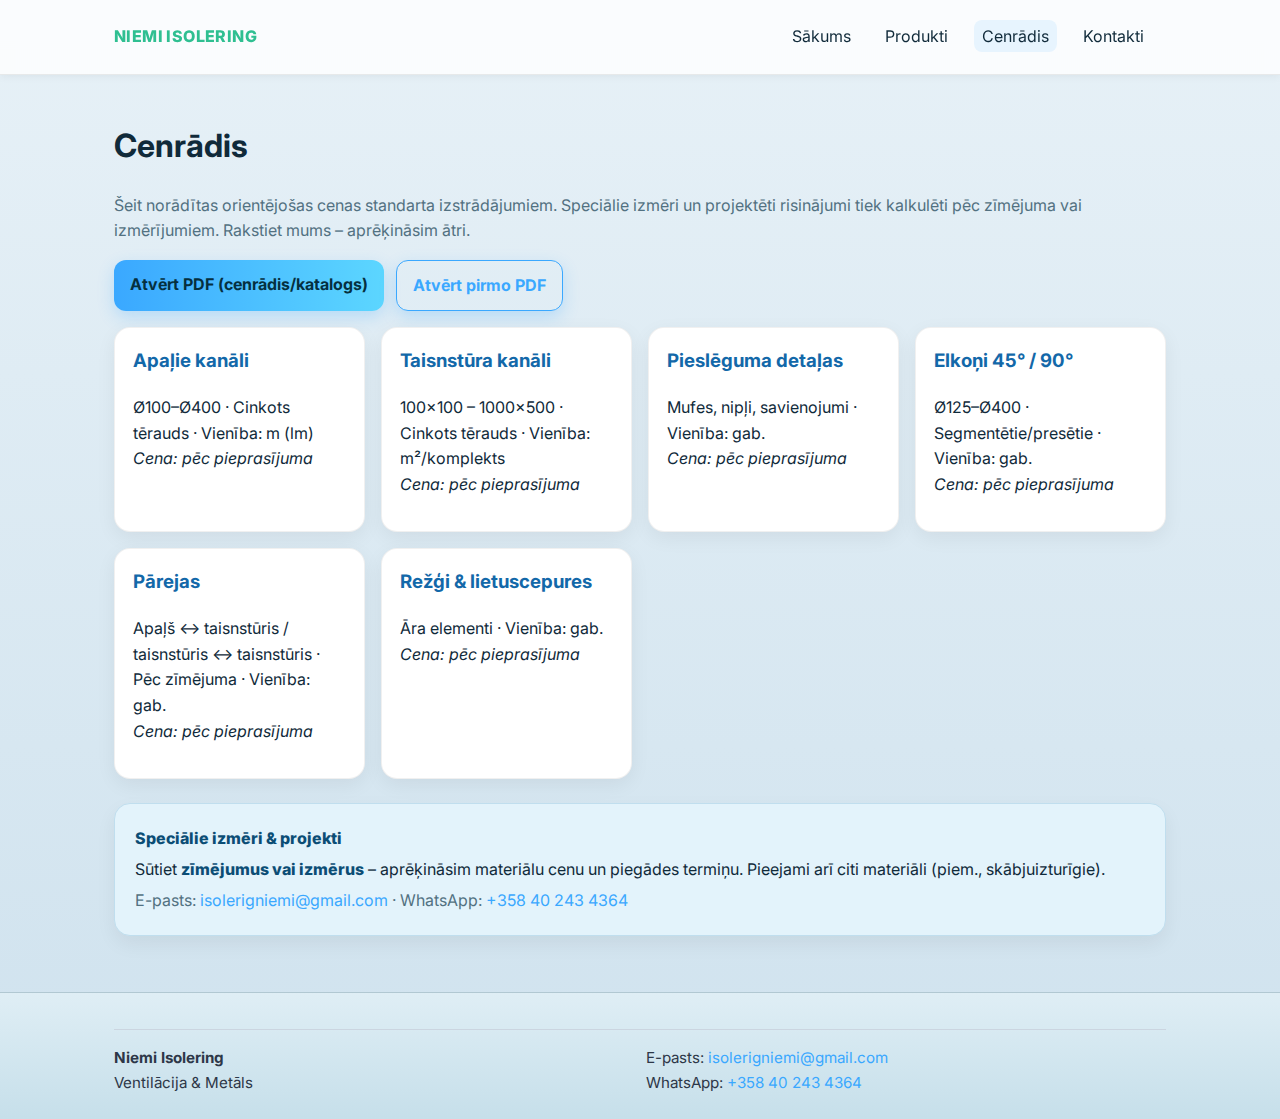
<file: cenradis.html>
<!DOCTYPE html>
<html lang="lv">
<head>
  <meta charset="utf-8" />
  <meta name="viewport" content="width=device-width, initial-scale=1" />
  <title>Niemi Isolering – Cenrādis</title>
  <meta name="description" content="Cenas standarta kanāliem un komponentiem. Speciālie izmēri pēc vienošanās – ātra kalkulācija un piegāde." />
  <link rel="icon" href="/assets/favicon.ico" />
  <link rel="stylesheet" href="/style.css" />
</head>
<body>
  <!-- Header -->
  <header class="site-header">
    <div class="container topbar">
      <div class="brand">NIEMI ISOLERING</div>
      <nav aria-label="Galvenā izvēlne">
        <a href="/index.html">Sākums</a>
        <a href="/produkti.html">Produkti</a>
        <a href="/cenradis.html" aria-current="page">Cenrādis</a>
        <a href="/kontakti.html">Kontakti</a>
      </nav>
    </div>
  </header>

  <main class="container">
    <h1>Cenrādis</h1>
    <p class="muted">
      Šeit norādītas orientējošas cenas standarta izstrādājumiem. Speciālie izmēri un projektēti risinājumi tiek kalkulēti pēc
      zīmējuma vai izmērījumiem. Rakstiet mums – aprēķināsim ātri.
    </p>

    <div class="cta-row" style="margin:.5rem 0 1rem">
      <a class="btn" href="/latviski/pdf-viewer.html">Atvērt PDF (cenrādis/katalogs)</a>
      <a class="btn btn-outline" href="/latviski/pdf-viewer.html?file=/lvpdf/1.lv.pdf">Atvērt pirmo PDF</a>
    </div>

    <!-- Hintaryhmät -->
    <section class="grid-3" style="margin-top:.75rem;">
      <article class="card">
        <h3>Apaļie kanāli</h3>
        <p>Ø100–Ø400 · Cinkots tērauds · Vienība: m (lm)<br/><em>Cena: pēc pieprasījuma</em></p>
      </article>
      <article class="card">
        <h3>Taisnstūra kanāli</h3>
        <p>100×100 – 1000×500 · Cinkots tērauds · Vienība: m²/komplekts<br/><em>Cena: pēc pieprasījuma</em></p>
      </article>
      <article class="card">
        <h3>Pieslēguma detaļas</h3>
        <p>Mufes, nipļi, savienojumi · Vienība: gab.<br/><em>Cena: pēc pieprasījuma</em></p>
      </article>
      <article class="card">
        <h3>Elkoņi 45° / 90°</h3>
        <p>Ø125–Ø400 · Segmentētie/presētie · Vienība: gab.<br/><em>Cena: pēc pieprasījuma</em></p>
      </article>
      <article class="card">
        <h3>Pārejas</h3>
        <p>Apaļš ↔ taisnstūris / taisnstūris ↔ taisnstūris · Pēc zīmējuma · Vienība: gab.<br/><em>Cena: pēc pieprasījuma</em></p>
      </article>
      <article class="card">
        <h3>Režģi & lietuscepures</h3>
        <p>Āra elementi · Vienība: gab.<br/><em>Cena: pēc pieprasījuma</em></p>
      </article>
    </section>

    <section class="cta-banner">
      <p><strong>Speciālie izmēri & projekti</strong></p>
      <p>Sūtiet <strong>zīmējumus vai izmērus</strong> – aprēķināsim materiālu cenu un piegādes termiņu. Pieejami arī citi materiāli (piem., skābjuizturīgie).</p>
      <p class="muted">
        E-pasts: <a href="mailto:isolerigniemi@gmail.com">isolerigniemi@gmail.com</a> ·
        WhatsApp: <a href="https://wa.me/358402434364" rel="noopener">+358 40 243 4364</a>
      </p>
    </section>
  </main>

  <!-- Footer -->
  <footer class="site-footer">
    <div class="container">
      <div class="divider"></div>
      <div class="footer-grid">
        <div class="small"><strong>Niemi Isolering</strong><br/>Ventilācija & Metāls</div>
        <div class="small">
          E-pasts: <a href="mailto:isolerigniemi@gmail.com">isolerigniemi@gmail.com</a><br/>
          WhatsApp: <a href="https://wa.me/358402434364" rel="noopener">+358 40 243 4364</a>
        </div>
      </div>
    </div>
  </footer>
</body>
</html>
</file>
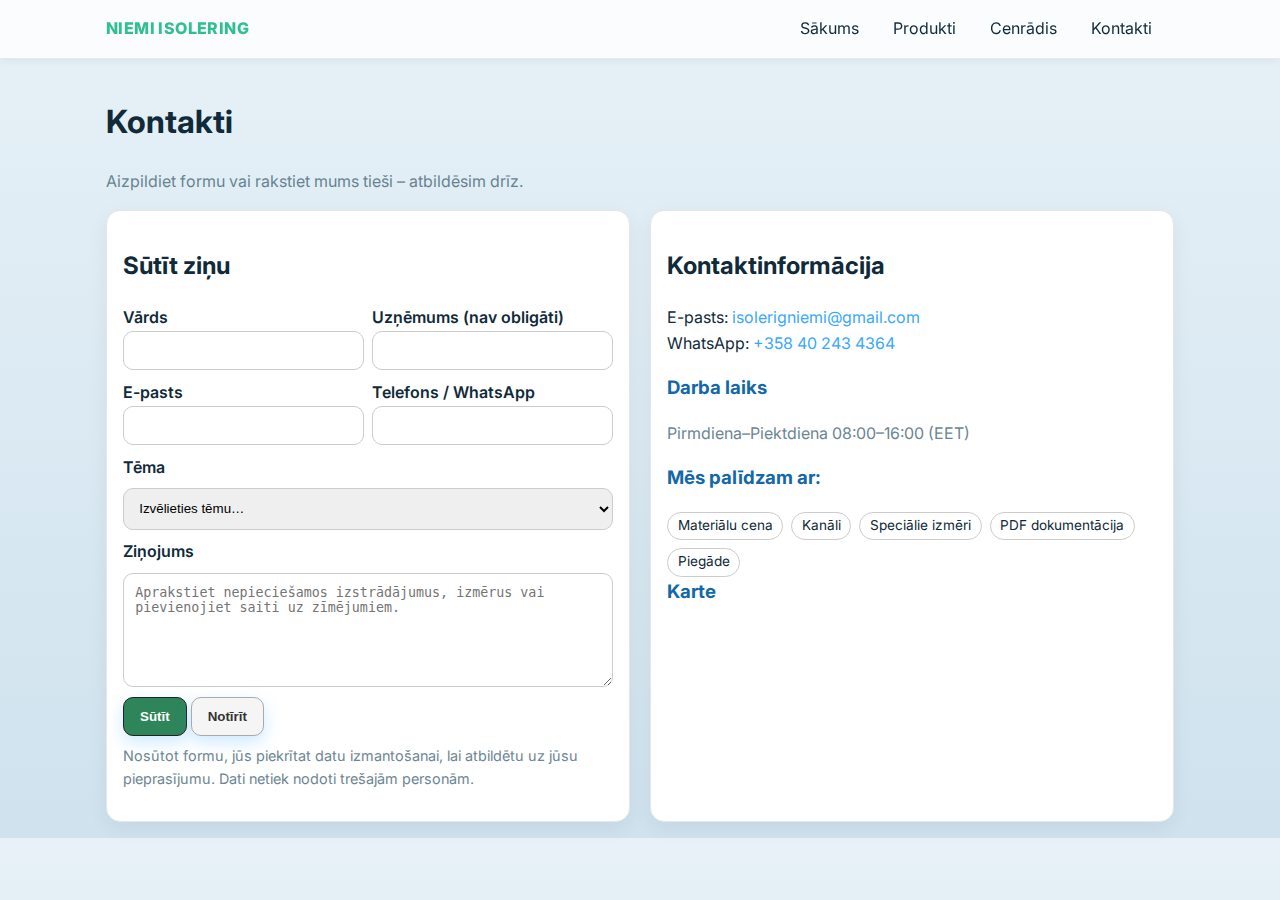
<file: kontakti.html>
<!DOCTYPE html>
<html lang="lv">
<head>
  <meta charset="utf-8" />
  <meta name="viewport" content="width=device-width, initial-scale=1" />
  <title>Niemi Isolering – Kontakti</title>
  <meta name="description" content="Sazinieties ar mums – ātra atbilde pa e-pastu vai WhatsApp. Pieprasiet piedāvājumu vai sūtiet zīmējumus." />
  <link rel="stylesheet" href="./style.css" />
  <style>
    .container{max-width:1100px;margin:0 auto;padding:1rem}
    .grid{display:grid;gap:1.25rem}
    @media(min-width:900px){.grid.cols-2{grid-template-columns:1fr 1fr}}
    .card{border:1px solid #e6e6e6;border-radius:14px;padding:1rem;background:#fff}
    .muted{opacity:.85}
    input,select,textarea{width:100%;padding:.7rem;border:1px solid #ccc;border-radius:10px}
    label{font-weight:600}
    .btn{display:inline-block;padding:.7rem 1rem;border-radius:10px;border:1px solid #222;text-decoration:none;cursor:pointer;background:#2f855a;color:#fff}
    .btn.secondary{background:#f5f5f5;color:#333;border:1px solid #aaa}
    .form-row{display:grid;gap:.5rem;margin:.6rem 0}
    .form-row.half{grid-template-columns:1fr}
    @media(min-width:640px){.form-row.half{grid-template-columns:1fr 1fr}}
    .help{font-size:.9rem}
    .map{aspect-ratio:16/9;background:#f7f7f7;border:1px dashed #ccc;border-radius:12px;display:flex;align-items:center;justify-content:center}
    .chips{display:flex;gap:.5rem;flex-wrap:wrap}
    .chip{border:1px solid #ccc;border-radius:999px;padding:.15rem .6rem;font-size:.85rem}
  </style>
</head>
<body>
  <header class="site-header">
    <div class="container topbar">
      <div class="brand">NIEMI ISOLERING</div>
     <nav aria-label="Galvenā izvēlne">
  <a href="/index.html">Sākums</a>
  <a href="/produkti.html">Produkti</a>
  <a href="/cenradis.html">Cenrādis</a>
  <a href="/kontakti.html">Kontakti</a>
</nav>

    </div>
  </header>

  <main>
    <div class="container">
      <h1>Kontakti</h1>
      <p class="muted">Aizpildiet formu vai rakstiet mums tieši – atbildēsim drīz.</p>

      <div class="grid cols-2">
        <!-- Kontaktforma -->
        <section class="card">
          <h2>Sūtīt ziņu</h2>
          <form action="https://formspree.io/f/mvgwyebg" method="POST">
            <div class="form-row half">
              <div>
                <label for="name">Vārds</label>
                <input id="name" name="name" type="text" required>
              </div>
              <div>
                <label for="company">Uzņēmums (nav obligāti)</label>
                <input id="company" name="company" type="text">
              </div>
            </div>

            <div class="form-row half">
              <div>
                <label for="email">E-pasts</label>
                <input id="email" name="email" type="email" required>
              </div>
              <div>
                <label for="phone">Telefons / WhatsApp</label>
                <input id="phone" name="phone" type="tel">
              </div>
            </div>

            <div class="form-row">
              <label for="topic">Tēma</label>
              <select id="topic" name="topic" required>
                <option value="">Izvēlieties tēmu…</option>
                <option>Piedāvājums / cena</option>
                <option>Speciālie izmēri pēc zīmējuma</option>
                <option>Standarta produkti</option>
                <option>Piegāde un dokumentācija</option>
                <option>Cits jautājums</option>
              </select>
            </div>

            <div class="form-row">
              <label for="message">Ziņojums</label>
              <textarea id="message" name="message" rows="6" placeholder="Aprakstiet nepieciešamos izstrādājumus, izmērus vai pievienojiet saiti uz zīmējumiem." required></textarea>
            </div>

            <button class="btn" type="submit">Sūtīt</button>
            <button class="btn secondary" type="reset">Notīrīt</button>
          </form>
          <p class="help muted" style="margin-top:.5rem">
            Nosūtot formu, jūs piekrītat datu izmantošanai, lai atbildētu uz jūsu pieprasījumu. Dati netiek nodoti trešajām personām.
          </p>
        </section>

        <!-- Kontakti -->
        <aside class="card">
          <h2>Kontaktinformācija</h2>
          <p>
            E-pasts: <a href="mailto:isolerigniemi@gmail.com">isolerigniemi@gmail.com</a><br/>
            WhatsApp: <a href="https://wa.me/358402434364" rel="noopener">+358 40 243 4364</a>
          </p>

          <h3>Darba laiks</h3>
          <p class="muted">Pirmdiena–Piektdiena 08:00–16:00 (EET)</p>

          <h3>Mēs palīdzam ar:</h3>
          <div class="chips">
            <span class="chip">Materiālu cena</span>
            <span class="chip">Kanāli</span>
            <span class="chip">Speciālie izmēri</span>
            <span class="chip">PDF dokumentācija</span>
            <span class="chip">Piegāde</span>
          </div>

          <h3>Karte</h3>
</file>
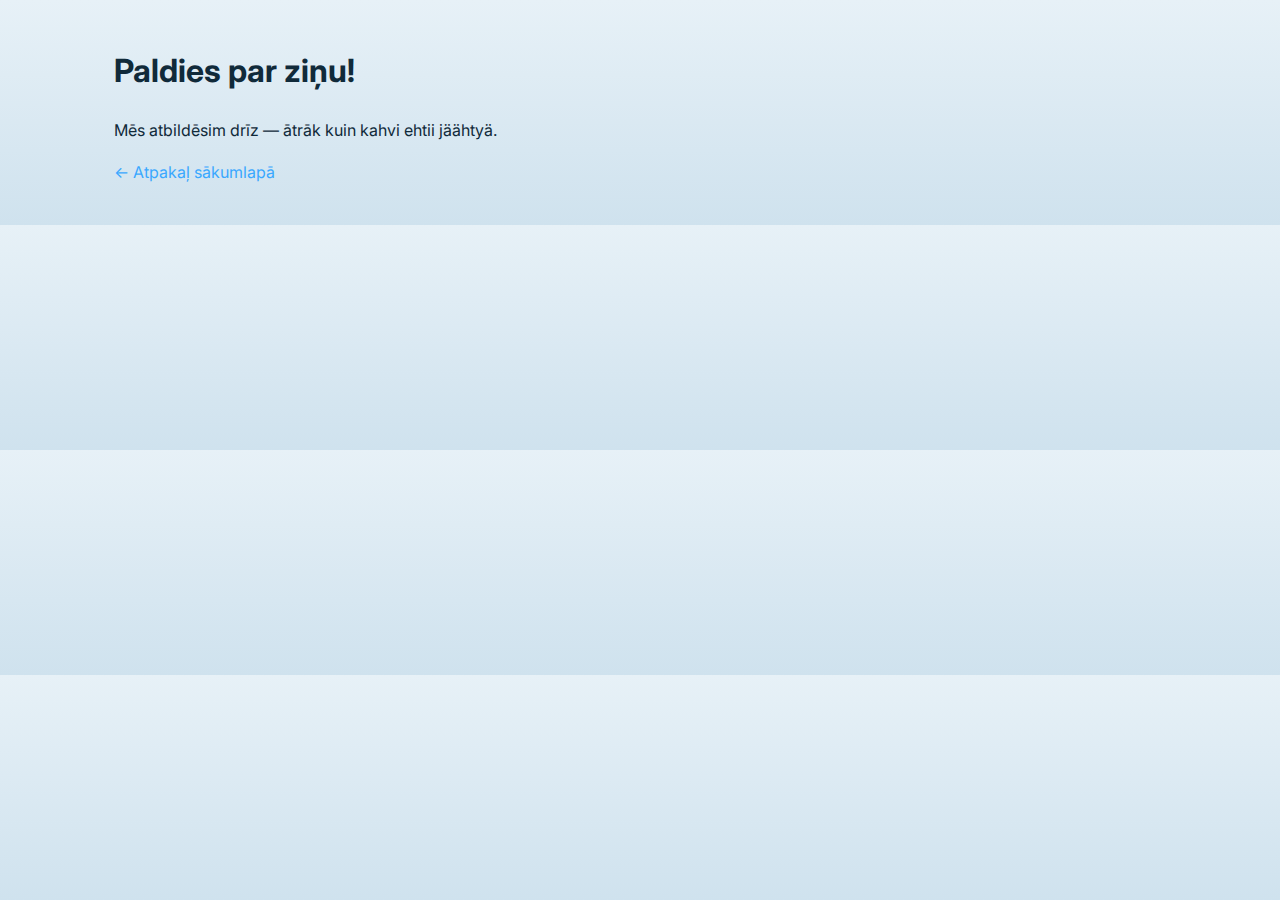
<file: paldies.html>
<!DOCTYPE html>
<html lang="lv">
<head>
  <meta charset="UTF-8">
  <meta name="viewport" content="width=device-width, initial-scale=1">
  <title>Paldies!</title>
  <link rel="stylesheet" href="style.css">
</head>
<body>
  <main class="container">
    <h1>Paldies par ziņu!</h1>
    <p>Mēs atbildēsim drīz — ātrāk kuin kahvi ehtii jäähtyä.</p>
    <p><a href="index.html">← Atpakaļ sākumlapā</a></p>
  </main>
</body>
</html>
</file>
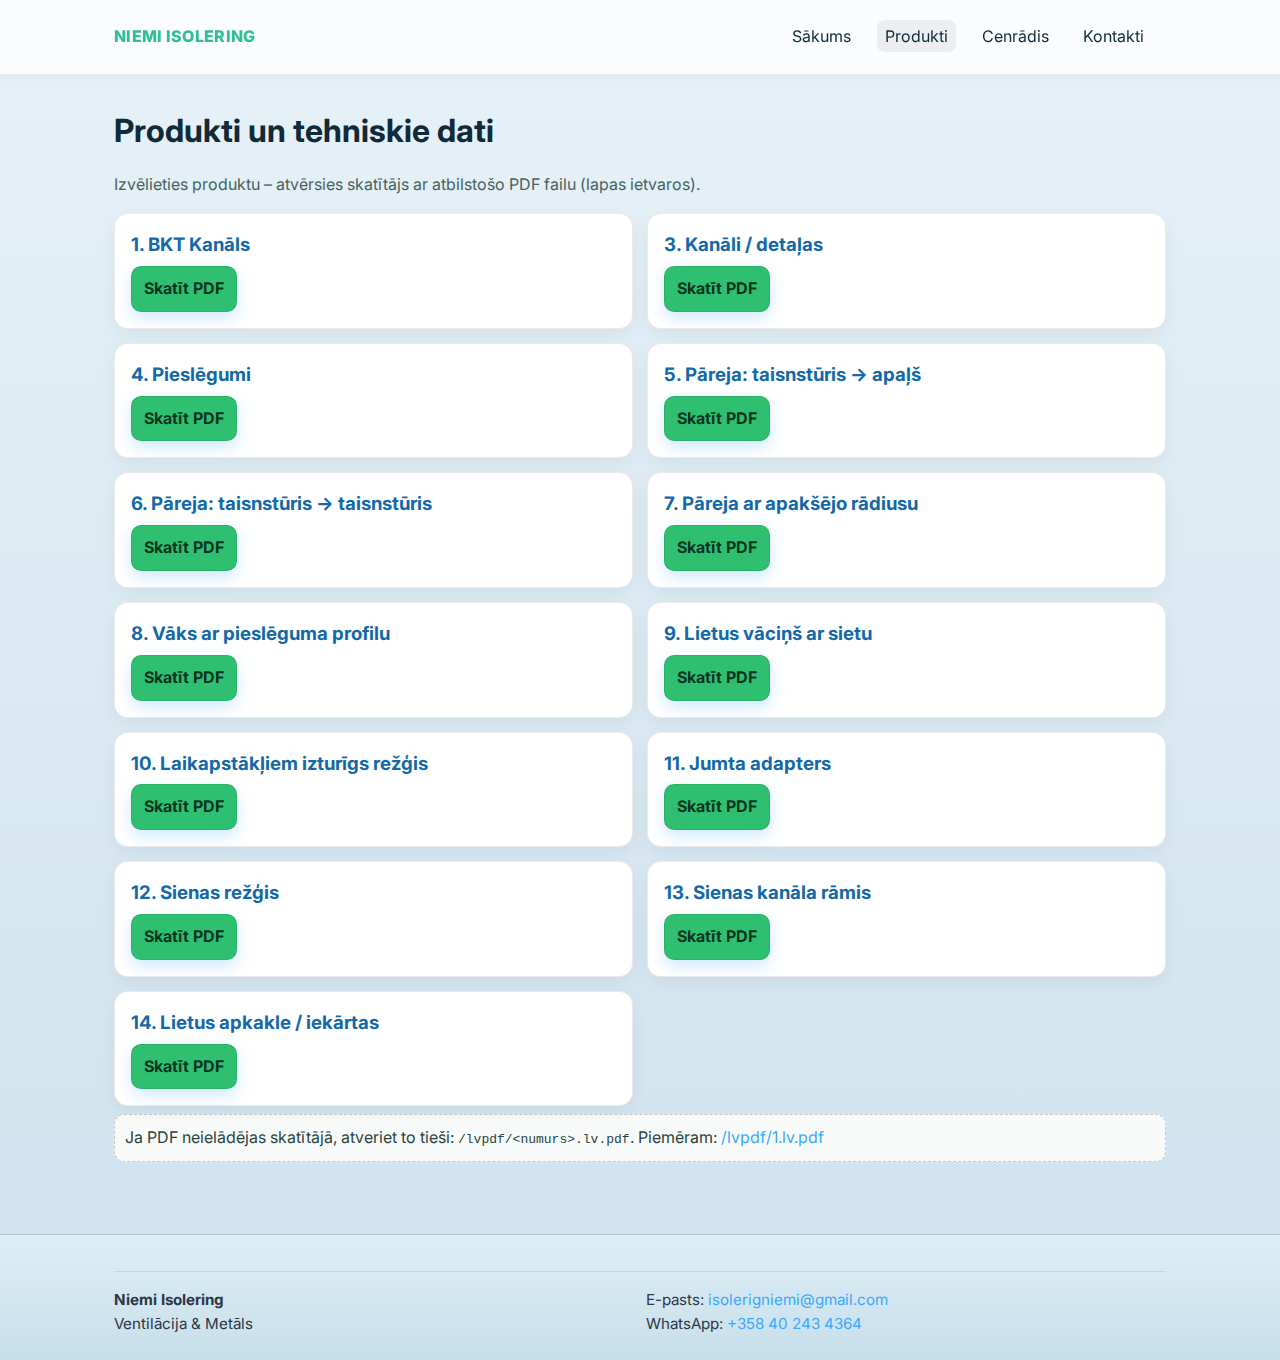
<file: produkti.html>
<!DOCTYPE html>
<html lang="lv">
<head>
  <meta charset="utf-8" />
  <meta name="viewport" content="width=device-width, initial-scale=1" />
  <title>Niemi Isolering – Produkti</title>
  <meta name="description" content="Ventilācijas sistēmas un metāla izstrādājumi Latvijai. Skatiet tehniskos PDF failus ar izmēriem un materiāliem." />
  <link rel="icon" href="/assets/favicon.ico" />
  <link rel="stylesheet" href="/style.css" />
  <style>
    .container{max-width:1100px;margin:0 auto;padding:clamp(16px,2vw,24px)}
    header,footer{border-bottom:1px solid rgba(0,0,0,.08)}
    footer{border-bottom:none;border-top:1px solid rgba(0,0,0,.08);margin-top:24px}
    .brand{font-weight:800;letter-spacing:.3px}
    nav a{margin-right:14px;padding:6px 8px;border-radius:8px}
    nav a[aria-current="page"]{background:rgba(0,0,0,.06);text-decoration:none}
    h1{margin:6px 0 8px}
    .muted{color:#466262}
    .grid{display:grid;gap:14px}
    @media(min-width:720px){.grid.cols-2{grid-template-columns:1fr 1fr}}
    .card{border:1px solid rgba(0,0,0,.08);border-radius:14px;background:#fff;padding:16px;box-shadow:0 6px 18px rgba(0,0,0,.05)}
    .card h3{margin:0 0 6px}
    .btn{display:inline-block;background:#2fbf71;color:#06351f;font-weight:700;padding:9px 12px;border-radius:10px;border:1px solid rgba(0,0,0,.08)}
    .btn:hover{filter:brightness(1.05);text-decoration:none}
    .note{margin-top:8px;padding:10px;border-radius:10px;border:1px dashed rgba(0,0,0,.2);background:#f7faf9;color:#29443f}
  </style>
</head>
<body>
  <!-- Header -->
  <header class="site-header">
    <div class="container topbar">
      <div class="brand">NIEMI ISOLERING</div>
      <nav aria-label="Galvenā izvēlne">
        <a href="/index.html">Sākums</a>
        <a href="/produkti.html" aria-current="page">Produkti</a>
        <a href="/cenradis.html">Cenrādis</a>
        <a href="/kontakti.html">Kontakti</a>
      </nav>
    </div>
  </header>

  <main>
    <div class="container">
      <h1>Produkti un tehniskie dati</h1>
      <p class="muted">Izvēlieties produktu – atvērsies skatītājs ar atbilstošo PDF failu (lapas ietvaros).</p>

      <div class="grid cols-2">

        <article class="card">
          <h3>1. BKT Kanāls</h3>
          <a class="btn" href="/latviski/pdf-viewer.html?file=/lvpdf/1.lv.pdf">Skatīt PDF</a>
        </article>

        <!-- 2.lv.pdf PUUTTUU → ei korttia -->

        <article class="card">
          <h3>3. Kanāli / detaļas</h3>
          <a class="btn" href="/latviski/pdf-viewer.html?file=/lvpdf/3.lv.pdf">Skatīt PDF</a>
        </article>

        <article class="card">
          <h3>4. Pieslēgumi</h3>
          <a class="btn" href="/latviski/pdf-viewer.html?file=/lvpdf/4.lv.pdf">Skatīt PDF</a>
        </article>

        <article class="card">
          <h3>5. Pāreja: taisnstūris → apaļš</h3>
          <a class="btn" href="/latviski/pdf-viewer.html?file=/lvpdf/5.lv.pdf">Skatīt PDF</a>
        </article>

        <article class="card">
          <h3>6. Pāreja: taisnstūris → taisnstūris</h3>
          <a class="btn" href="/latviski/pdf-viewer.html?file=/lvpdf/6.lv.pdf">Skatīt PDF</a>
        </article>

        <article class="card">
          <h3>7. Pāreja ar apakšējo rādiusu</h3>
          <a class="btn" href="/latviski/pdf-viewer.html?file=/lvpdf/7.lv.pdf">Skatīt PDF</a>
        </article>

        <article class="card">
          <h3>8. Vāks ar pieslēguma profilu</h3>
          <a class="btn" href="/latviski/pdf-viewer.html?file=/lvpdf/8.lv.pdf">Skatīt PDF</a>
        </article>

        <article class="card">
          <h3>9. Lietus vāciņš ar sietu</h3>
          <a class="btn" href="/latviski/pdf-viewer.html?file=/lvpdf/9.lv.pdf">Skatīt PDF</a>
        </article>

        <article class="card">
          <h3>10. Laikapstākļiem izturīgs režģis</h3>
          <a class="btn" href="/latviski/pdf-viewer.html?file=/lvpdf/10.lv.pdf">Skatīt PDF</a>
        </article>

        <article class="card">
          <h3>11. Jumta adapters</h3>
          <a class="btn" href="/latviski/pdf-viewer.html?file=/lvpdf/11.lv.pdf">Skatīt PDF</a>
        </article>

        <article class="card">
          <h3>12. Sienas režģis</h3>
          <a class="btn" href="/latviski/pdf-viewer.html?file=/lvpdf/12.lv.pdf">Skatīt PDF</a>
        </article>

        <article class="card">
          <h3>13. Sienas kanāla rāmis</h3>
          <a class="btn" href="/latviski/pdf-viewer.html?file=/lvpdf/13.lv.pdf">Skatīt PDF</a>
        </article>

        <article class="card">
          <h3>14. Lietus apkakle / iekārtas</h3>
          <a class="btn" href="/latviski/pdf-viewer.html?file=/lvpdf/14.lv.pdf">Skatīt PDF</a>
        </article>

      </div>

      <p class="note">
        Ja PDF neielādējas skatītājā, atveriet to tieši: <code>/lvpdf/&lt;numurs&gt;.lv.pdf</code>.
        Piemēram: <a href="/lvpdf/1.lv.pdf">/lvpdf/1.lv.pdf</a>
      </p>
    </div>
  </main>

  <!-- Footer -->
  <footer class="site-footer">
    <div class="container">
      <div class="divider"></div>
      <div class="footer-grid">
        <div class="small"><strong>Niemi Isolering</strong><br/>Ventilācija & Metāls</div>
        <div class="small">
          E-pasts: <a href="mailto:isolerigniemi@gmail.com">isolerigniemi@gmail.com</a><br/>
          WhatsApp: <a href="https://wa.me/358402434364" target="_blank" rel="noopener">+358 40 243 4364</a>
        </div>
      </div>
    </div>
  </footer>
</body>
</html>
</file>
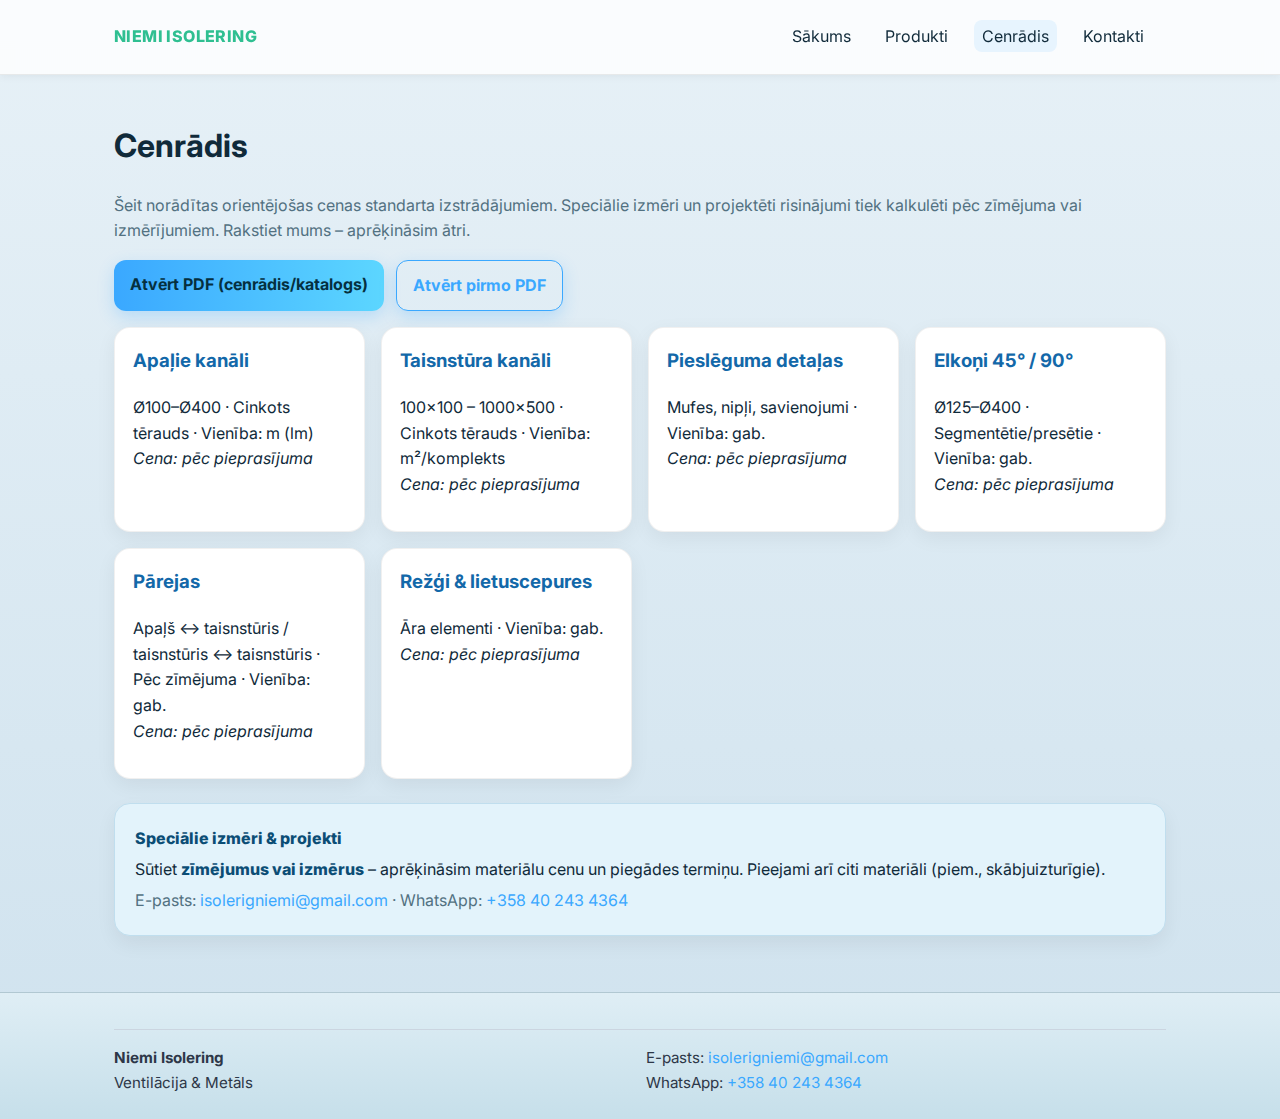
<file: latviski/cenradis.html>
<!DOCTYPE html>
<html lang="lv">
<head>
  <meta charset="utf-8" />
  <meta name="viewport" content="width=device-width, initial-scale=1" />
  <title>Niemi Isolering – Cenrādis</title>
  <meta name="description" content="Cenas standarta kanāliem un komponentiem. Speciālie izmēri pēc vienošanās – ātra kalkulācija un piegāde." />
  <link rel="icon" href="/assets/favicon.ico" />
  <link rel="stylesheet" href="/style.css" />
</head>
<body>
  <!-- Header -->
  <header class="site-header">
    <div class="container topbar">
      <div class="brand">NIEMI ISOLERING</div>
      <!-- Absoluuttiset linkit juureen => ei enää 404:ää alikansioista -->
      <nav aria-label="Galvenā izvēlne">
        <a href="/index.html">Sākums</a>
        <a href="/produkti.html">Produkti</a>
        <a href="/cenradis.html" aria-current="page">Cenrādis</a>
        <a href="/kontakti.html">Kontakti</a>
      </nav>
    </div>
  </header>

  <main class="container">
    <h1>Cenrādis</h1>
    <p class="muted">
      Šeit norādītas orientējošas cenas standarta izstrādājumiem. Speciālie izmēri un projektēti risinājumi tiek kalkulēti pēc
      zīmējuma vai izmērījumiem. Rakstiet mums – aprēķināsim ātri.
    </p>

    <div class="cta-row" style="margin:.5rem 0 1rem">
      <!-- Vie katselimeen (latviski/), joka näyttää listan ja avaa ensimmäisen PDF:n -->
      <a class="btn" href="/latviski/pdf-viewer.html">Atvērt PDF (cenrādis/katalogs)</a>
      <!-- Vai suoraan ensipdf (jos haluat varman “aukeaa heti” -toiminnan) -->
      <a class="btn btn-outline" href="/latviski/pdf-viewer.html?file=/lvpdf/1.lv.pdf">Atvērt pirmo PDF</a>
    </div>

    <!-- Kortit – hintaryhmät -->
    <section class="grid-3" style="margin-top:.75rem;">
      <article class="card">
        <h3>Apaļie kanāli</h3>
        <p>Ø100–Ø400 · Cinkots tērauds · Vienība: m (lm)<br/><em>Cena: pēc pieprasījuma</em></p>
      </article>
      <article class="card">
        <h3>Taisnstūra kanāli</h3>
        <p>100×100 – 1000×500 · Cinkots tērauds · Vienība: m²/komplekts<br/><em>Cena: pēc pieprasījuma</em></p>
      </article>
      <article class="card">
        <h3>Pieslēguma detaļas</h3>
        <p>Mufes, nipļi, savienojumi · Vienība: gab.<br/><em>Cena: pēc pieprasījuma</em></p>
      </article>
      <article class="card">
        <h3>Elkoņi 45° / 90°</h3>
        <p>Ø125–Ø400 · Segmentētie/presētie · Vienība: gab.<br/><em>Cena: pēc pieprasījuma</em></p>
      </article>
      <article class="card">
        <h3>Pārejas</h3>
        <p>Apaļš ↔ taisnstūris / taisnstūris ↔ taisnstūris · Pēc zīmējuma · Vienība: gab.<br/><em>Cena: pēc pieprasījuma</em></p>
      </article>
      <article class="card">
        <h3>Režģi & lietuscepures</h3>
        <p>Āra elementi · Vienība: gab.<br/><em>Cena: pēc pieprasījuma</em></p>
      </article>
    </section>

    <section class="cta-banner">
      <p><strong>Speciālie izmēri & projekti</strong></p>
      <p>Sūtiet <strong>zīmējumus vai izmērus</strong> – aprēķināsim materiālu cenu un piegādes termiņu. Pieejami arī citi materiāli (piem., skābjuizturīgie).</p>
      <p class="muted">
        E-pasts: <a href="mailto:isolerigniemi@gmail.com">isolerigniemi@gmail.com</a> ·
        WhatsApp: <a href="https://wa.me/358402434364" rel="noopener">+358 40 243 4364</a>
      </p>
    </section>
  </main>

  <!-- Footer -->
  <footer class="site-footer">
    <div class="container">
      <div class="divider"></div>
      <div class="footer-grid">
        <div class="small"><strong>Niemi Isolering</strong><br/>Ventilācija & Metāls</div>
        <div class="small">
          E-pasts: <a href="mailto:isolerigniemi@gmail.com">isolerigniemi@gmail.com</a><br/>
          WhatsApp: <a href="https://wa.me/358402434364" rel="noopener">+358 40 243 4364</a>
        </div>
      </div>
    </div>
  </footer>
</body>
</html>
</file>
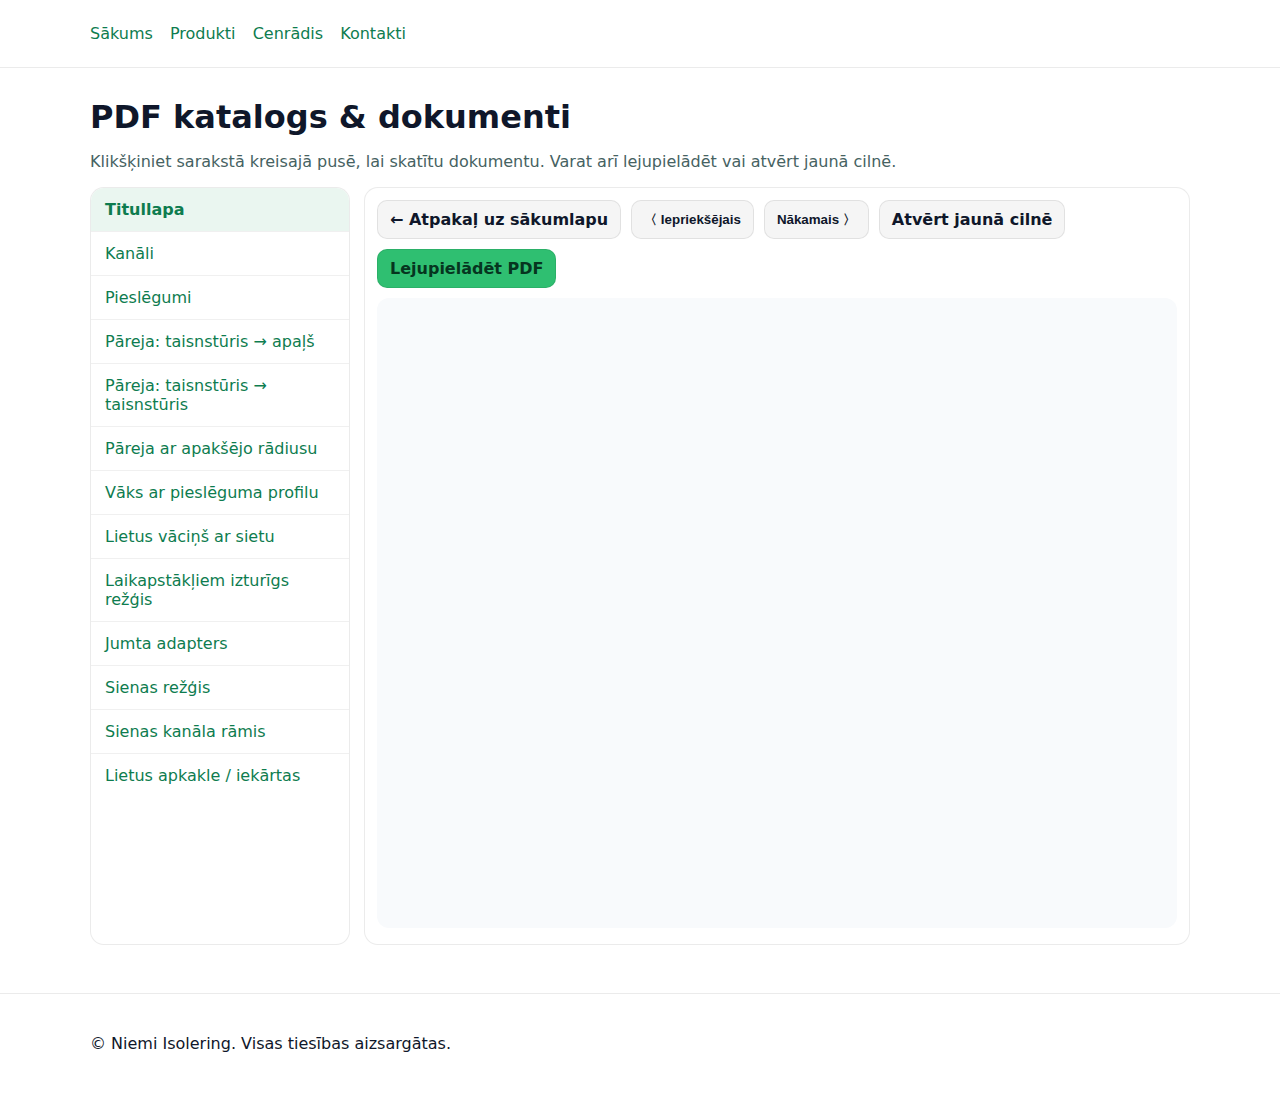
<file: latviski/pdf-viewer.html>
<!DOCTYPE html>
<html lang="lv">
<head>
  <meta charset="utf-8" />
  <meta name="viewport" content="width=device-width, initial-scale=1" />
  <title>PDF katalogs & dokumenti</title>
  <meta name="description" content="Skatīt PDF katalogus un tehniskos dokumentus." />
  <link rel="icon" href="../assets/favicon.ico" />
  <style>
    :root{--max:1100px}
    body{font-family:Inter,system-ui,-apple-system,Segoe UI,Roboto,Arial,sans-serif;color:#0f172a;margin:0}
    a{color:#0e7c4f;text-decoration:none}
    a:hover{text-decoration:underline}
    .container{max-width:var(--max);margin:0 auto;padding:clamp(16px,2vw,24px)}
    header,footer{border-bottom:1px solid rgba(0,0,0,.08)}
    footer{border-bottom:none;border-top:1px solid rgba(0,0,0,.08);margin-top:24px}
    nav a{margin-right:12px}
    h1{margin:6px 0 10px}
    .muted{color:#466262}
    .shell{display:grid;gap:14px;grid-template-columns:260px 1fr}
    @media(max-width:900px){.shell{grid-template-columns:1fr}}
    .list{border:1px solid rgba(0,0,0,.08);border-radius:14px;overflow:hidden;background:#fff}
    .list a{display:block;padding:12px 14px;border-top:1px solid rgba(0,0,0,.06)}
    .list a:first-child{border-top:none}
    .list a.active{background:#eaf6f0;font-weight:700}
    .panel{border:1px solid rgba(0,0,0,.08);border-radius:14px;background:#fff;padding:12px}
    .toolbar{display:flex;gap:10px;flex-wrap:wrap;margin-bottom:10px}
    .btn{display:inline-block;background:#2fbf71;color:#06351f;font-weight:700;padding:9px 12px;border-radius:10px;border:1px solid rgba(0,0,0,.08)}
    .btn.secondary{background:#f5f5f5;color:#0f172a}
    iframe{width:100%;height:70vh;border:0;border-radius:12px;background:#f8fafc}
    .hint{margin-top:8px;padding:10px;border:1px dashed rgba(0,0,0,.25);border-radius:10px;background:#f7faf9;color:#29443f}
  </style>
</head>
<body>
  <header class="site-header">
    <div class="container">
      <nav aria-label="Lapas navigācija">
        <a href="../index.html">Sākums</a>
        <a href="../produkti.html">Produkti</a>
        <a href="../cenradis.html">Cenrādis</a>
        <a href="../kontakti.html">Kontakti</a>
      </nav>
    </div>
  </header>

  <main>
    <div class="container">
      <h1>PDF katalogs & dokumenti</h1>
      <p class="muted">Klikšķiniet sarakstā kreisajā pusē, lai skatītu dokumentu. Varat arī lejupielādēt vai atvērt jaunā cilnē.</p>

      <div class="shell">
        <!-- KREISĀ KOLOŅA: SARAKSTS -->
      <aside class="list" id="pdf-list" aria-label="Dokumentu saraksts">
  <a href="#" data-file="1.lv.pdf"  data-title="Titullapa" class="active">Titullapa</a>
  <!-- 2.lv.pdf puuttuu, jätetään kokonaan pois -->
  <a href="#" data-file="3.lv.pdf"  data-title="Kanāli">Kanāli</a>
  <a href="#" data-file="4.lv.pdf"  data-title="Pieslēgumi">Pieslēgumi</a>
  <a href="#" data-file="5.lv.pdf"  data-title="Pāreja: taisnstūris → apaļš">Pāreja: taisnstūris → apaļš</a>
  <a href="#" data-file="6.lv.pdf"  data-title="Pāreja: taisnstūris → taisnstūris">Pāreja: taisnstūris → taisnstūris</a>
  <a href="#" data-file="7.lv.pdf"  data-title="Pāreja ar apakšējo rādiusu">Pāreja ar apakšējo rādiusu</a>
  <a href="#" data-file="8.lv.pdf"  data-title="Vāks ar pieslēguma profilu">Vāks ar pieslēguma profilu</a>
  <a href="#" data-file="9.lv.pdf"  data-title="Lietus vāciņš ar sietu">Lietus vāciņš ar sietu</a>
  <a href="#" data-file="10.lv.pdf" data-title="Laikapstākļiem izturīgs režģis">Laikapstākļiem izturīgs režģis</a>
  <a href="#" data-file="11.lv.pdf" data-title="Jumta adapters">Jumta adapters</a>
  <a href="#" data-file="12.lv.pdf" data-title="Sienas režģis">Sienas režģis</a>
  <a href="#" data-file="13.lv.pdf" data-title="Sienas kanāla rāmis">Sienas kanāla rāmis</a>
  <a href="#" data-file="14.lv.pdf" data-title="Lietus apkakle / iekārtas">Lietus apkakle / iekārtas</a>
</aside>


        <!-- LABĀ KOLOŅA: SKATĪTĀJS -->
        <section class="panel">
          <div class="toolbar">
            <a class="btn secondary" href="../produkti.html">← Atpakaļ uz sākumlapu</a>
            <button id="prev" class="btn secondary">〈 Iepriekšējais</button>
            <button id="next" class="btn secondary">Nākamais 〉</button>
            <a id="open-new" class="btn secondary" href="#" target="_blank" rel="noopener">Atvērt jaunā cilnē</a>
            <a id="download" class="btn" href="#" download>Lejupielādēt PDF</a>
          </div>

          <iframe id="frame" title="PDF skatītājs"></iframe>

          <p id="load-hint" class="hint" hidden>
            Ja dokuments neielādējas, atveriet to tieši: <a id="open-fallback" href="#" target="_blank" rel="noopener">atvērt PDF</a>.
          </p>
        </section>
      </div>
    </div>
  </main>

  <footer class="site-footer">
    <div class="container">
      <p>© Niemi Isolering. Visas tiesības aizsargātas.</p>
    </div>
  </footer>

  <script>
    (function(){
      // PDF faili ir /lvpdf/ (juures katalogs)
      const BASE = '/lvpdf/';

      const list = document.getElementById('pdf-list');
      const frame = document.getElementById('frame');
      const dl = document.getElementById('download');
      const open = document.getElementById('open-new');
      const prevBtn = document.getElementById('prev');
      const nextBtn = document.getElementById('next');
      const hint = document.getElementById('load-hint');
      const openFallback = document.getElementById('open-fallback');

      const links = Array.from(list.querySelectorAll('a'));

      function normalizeUrl(fileParam){
        if (!fileParam) return null;
        if (/^https?:\/\//i.test(fileParam)) return fileParam;
        if (/^(\/|\.{1,2}\/)/.test(fileParam)) return fileParam;
        fileParam = fileParam.replace(/^lvpdf[\/\\]/i,'');
        return BASE + fileParam;
      }

      function openPdfByUrl(url, title){
        frame.src = url;
        frame.title = title || 'PDF';
        dl.href = url;
        open.href = url;
        openFallback.href = url;
        hint.hidden = true;
      }

      function openPdfLink(a){
        links.forEach(x => x.classList.remove('active'));
        a.classList.add('active');
        const file = a.dataset.file;
        const title = a.dataset.title || a.textContent.trim() || 'PDF';
        const url = normalizeUrl(file);
        openPdfByUrl(url, title);
      }

      // Tuki ?file=… param
      const params = new URLSearchParams(location.search);
      const fileParam = params.get('file');
      if (fileParam) {
        const want = fileParam.split('/').pop();
        const match = links.find(a => a.dataset.file && a.dataset.file.split('/').pop().toLowerCase() === want.toLowerCase());
        const url = normalizeUrl(fileParam);
        if (match) {
          openPdfLink(match);
        } else if (url) {
          openPdfByUrl(url, 'PDF');
        } else {
          openPdfLink(links[0]);
        }
      } else {
        openPdfLink(links[0]);
      }

      list.addEventListener('click', function(e){
        const a = e.target.closest('a'); if (!a) return;
        e.preventDefault();
        openPdfLink(a);
      });

      function idx(){ return links.findIndex(x => x.classList.contains('active')); }
      prevBtn.addEventListener('click', () => {
        const i = idx(); if (i > 0) openPdfLink(links[i-1]);
      });
      nextBtn.addEventListener('click', () => {
        const i = idx(); if (i < links.length-1) openPdfLink(links[i+1]);
      });

      let failTimer = setTimeout(() => { hint.hidden = false; }, 2500);
      frame.addEventListener('load', () => { clearTimeout(failTimer); hint.hidden = true; });
      frame.addEventListener('error', () => { hint.hidden = false; });
    })();
  </script>
</body>
</html>
</file>
<file: style.css>
/* ====== Niemi Isolering – vaalea sinertävä teema (Steel Ocean) ====== */
@import url('https://fonts.googleapis.com/css2?family=Inter:wght@400;600;700;800&display=swap');

:root{
  --bg-top:#e7f1f7;      /* vaalea taivas */
  --bg-bot:#cfe2ee;      /* sinertävä alaosa */
  --panel:#ffffff;       /* korttien tausta */
  --card:#f9fcfe;
  --muted:#527181;
  --brand:#3aa8ff;       /* pääsininen */
  --brand-2:#2fbf91;     /* vihertävän sininen korostus */
  --text:#102a3a;
  --max:1100px;
}

*{box-sizing:border-box}
html,body{margin:0;padding:0}
html{scroll-behavior:smooth}
body {
  font-family: Inter, system-ui, -apple-system, Segoe UI, Roboto, Arial, sans-serif;
  background: linear-gradient(180deg, var(--bg-top) 0%, var(--bg-bot) 100%);
  color: var(--text);
  line-height: 1.6;
}

img{max-width:100%;height:auto}
a{color:var(--brand);text-decoration:none}
a:hover{text-decoration:underline}

/* ====== Rakenne ====== */
.container{max-width:var(--max);margin:0 auto;padding:clamp(16px,2vw,24px)}
.site-header{
  background:rgba(255,255,255,.8);
  border-bottom:1px solid rgba(0,0,0,.08);
  box-shadow:0 2px 8px rgba(0,0,0,.05);
  backdrop-filter:blur(6px);
}
.topbar{display:flex;align-items:center;justify-content:space-between;gap:16px}

.brand{font-weight:800;letter-spacing:.4px;color:var(--brand-2)}
nav a{margin-right:14px;padding:6px 8px;border-radius:8px;color:var(--text)}
nav a[aria-current="page"], nav a:hover{
  background:rgba(58,168,255,.1);
  text-decoration:none;
}

/* ====== Hero ====== */
.hero{padding-top:24px;padding-bottom:10px;text-align:left}
.hero h1{font-size:clamp(28px,3.6vw,44px);line-height:1.15;margin:0 0 10px;color:#08304f}
.lead{color:var(--muted);max-width:60ch;margin:0 0 16px}
.cta-row{display:flex;gap:12px;flex-wrap:wrap}

/* ====== Buttons ====== */
.btn{
  display:inline-block;
  background:linear-gradient(90deg,var(--brand),#5cd6ff);
  color:#05303f;
  font-weight:700;
  padding:12px 16px;
  border-radius:12px;
  border:none;
  box-shadow:0 6px 16px rgba(58,168,255,.25);
  transition:filter .2s, transform .2s;
}
.btn:hover{filter:brightness(1.1);transform:translateY(-1px);}
.btn-outline{
  display:inline-block;
  background:transparent;
  border:1px solid var(--brand);
  padding:12px 16px;
  border-radius:12px;
  color:var(--brand);
}
.btn-outline:hover{
  background:rgba(58,168,255,.08);
}

/* ====== Grid & Cards ====== */
.grid-3{
  display:grid;gap:16px;
  grid-template-columns:repeat(auto-fit,minmax(240px,1fr));
  margin-top:8px
}
.card,.panel{
  background:var(--panel);
  border:1px solid rgba(0,0,0,.06);
  border-radius:16px;padding:18px;
  box-shadow:0 6px 20px rgba(0,0,0,.06);
  transition:transform .2s, box-shadow .3s;
}
.card:hover{
  transform:translateY(-4px);
  box-shadow:0 12px 28px rgba(0,0,0,.12);
}
.card h3{margin-top:0;color:#1368a9}

/* ====== Kuvasektiot ====== */
.imgwrap{text-align:center;margin-top:1rem}
.pretty{
  max-width:90%;
  border-radius:1rem;
  box-shadow:0 6px 18px rgba(0,0,0,.15);
}
.imgcap{
  color:#3b5d6a;
  font-style:italic;
  margin-top:.5rem;
}

/* ====== Info/CTA ====== */
.cta-banner{
  margin:1.5rem auto 0;
  padding:1rem 1.25rem;
  background:#e3f3fb;
  border:1px solid #c0deee;
  border-radius:1rem;
  box-shadow:0 8px 20px rgba(0,0,0,.06);
}
.cta-banner p{margin:.35rem 0}
.cta-banner strong{color:#0b4d75;font-weight:800}
.muted{color:var(--muted)}

/* ====== Footer ====== */
.site-footer{
  border-top:1px solid rgba(0,0,0,.1);
  background:linear-gradient(180deg,#dfeef5 0%,#c6dfea 100%);
  margin-top:32px;
  color:#0f2631;
}
.divider{height:1px;background:#cbd5e0;margin:.75rem 0 1rem}
.footer-grid{display:grid;gap:12px;grid-template-columns:1fr 1fr}
@media (max-width:700px){.footer-grid{grid-template-columns:1fr}}
.small{font-size:.95rem;color:#2d3748}
</file>
